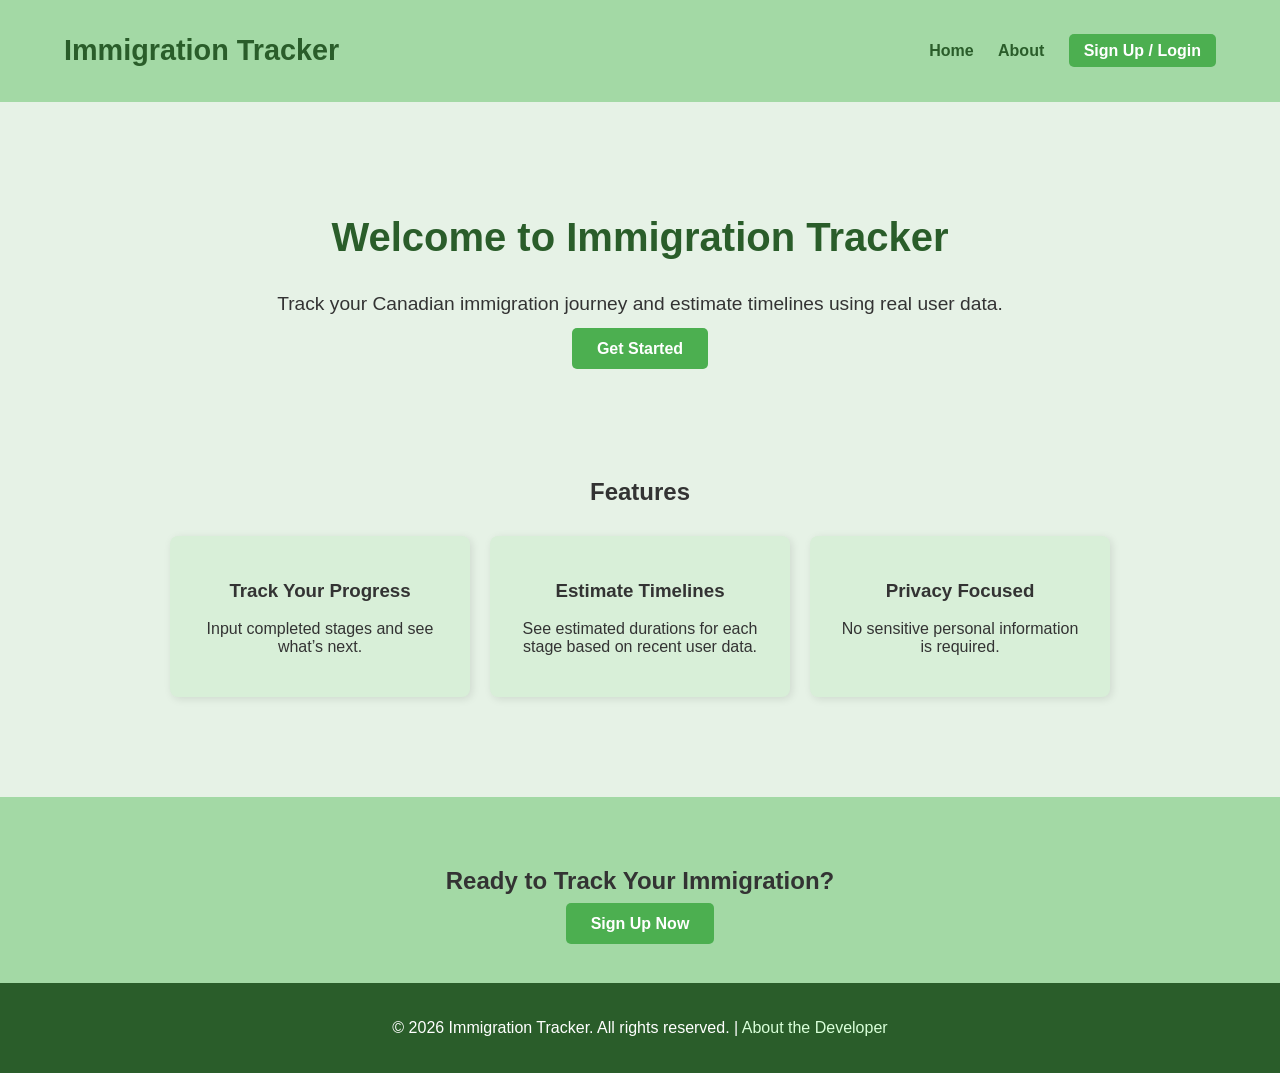
<file: index.html>
<!DOCTYPE html>
<html lang="en">
<head>
  <meta charset="UTF-8">
  <meta name="viewport" content="width=device-width, initial-scale=1.0">
  <title>Immigration Tracker</title>
  <link rel="stylesheet" href="style.css">
</head>
<body>
  <!-- Header / Navbar -->
  <header class="header">
    <div class="container">
      <h1 class="logo">Immigration Tracker</h1>
      <nav>
        <a href="index.html" class="nav-link">Home</a>
        <a href="about.html" class="nav-link">About</a>
        <a href="auth.html" class="nav-link btn-primary">Sign Up / Login</a> <!-- single auth button -->
      </nav>
    </div>
  </header>

  <!-- Hero Section -->
  <section class="hero">
    <div class="container">
      <h2>Welcome to Immigration Tracker</h2>
      <p>Track your Canadian immigration journey and estimate timelines using real user data.</p>
      <a href="auth.html" class="btn-primary">Get Started</a>
    </div>
  </section>

  <!-- Features Section -->
  <section class="features">
    <div class="container">
      <h2>Features</h2>
      <div class="feature-cards">
        <div class="card">
          <h3>Track Your Progress</h3>
          <p>Input completed stages and see what’s next.</p>
        </div>
        <div class="card">
          <h3>Estimate Timelines</h3>
          <p>See estimated durations for each stage based on recent user data.</p>
        </div>
        <div class="card">
          <h3>Privacy Focused</h3>
          <p>No sensitive personal information is required.</p>
        </div>
      </div>
    </div>
  </section>

  <!-- Call to Action -->
  <section class="cta">
    <div class="container">
      <h2>Ready to Track Your Immigration?</h2>
      <a href="auth.html" class="btn-primary">Sign Up Now</a>
    </div>
  </section>

  <!-- Footer -->
  <footer class="footer">
    <div class="container">
      <p>&copy; 2026 Immigration Tracker. All rights reserved. | 
         <a href="aboutdev.html" class="dev-link">About the Developer</a>
      </p>
    </div>
  </footer>
</body>
</html>
</file>
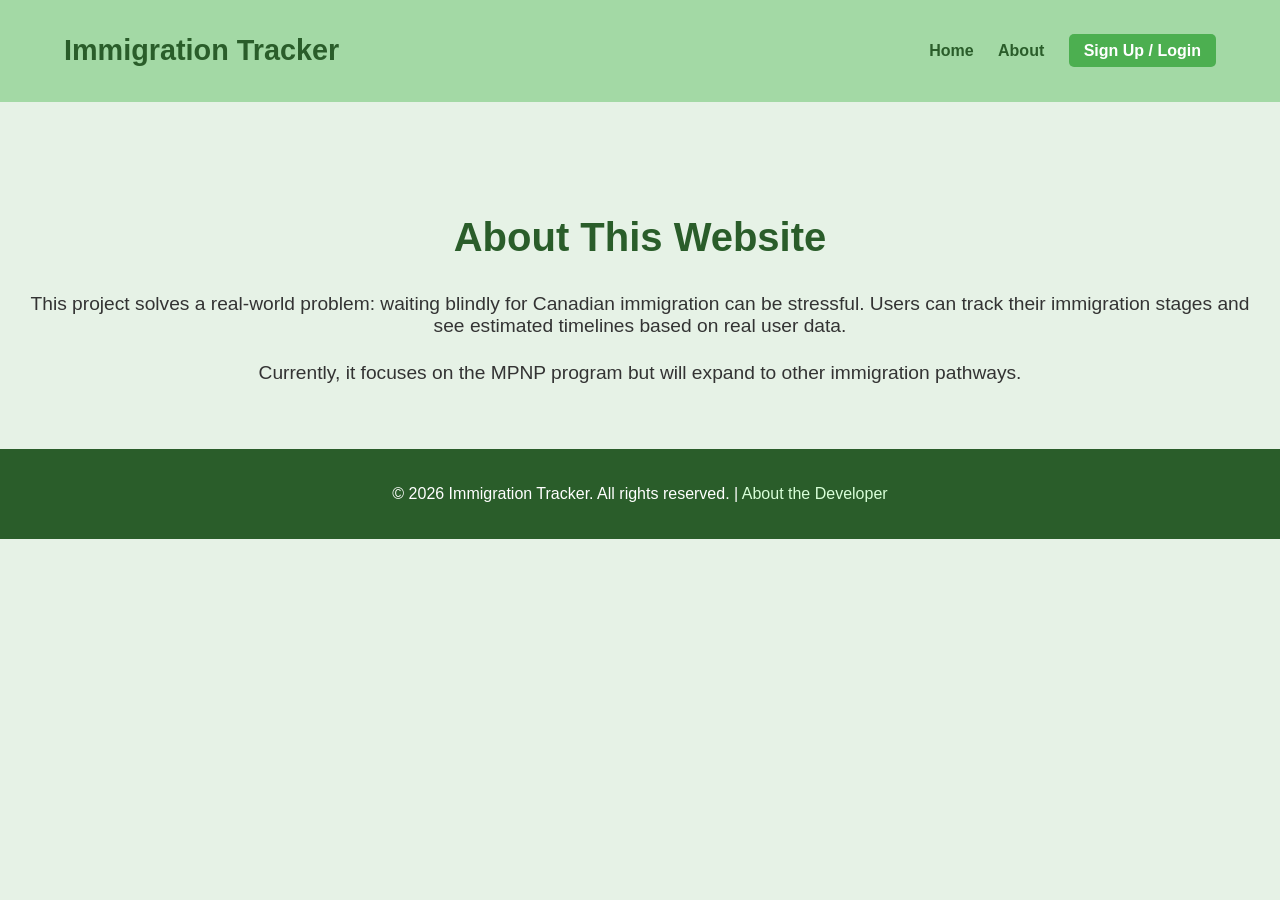
<file: about.html>
<!DOCTYPE html>
<html lang="en">
<head>
<meta charset="UTF-8">
<meta name="viewport" content="width=device-width, initial-scale=1.0">
<title>About Immigration Tracker</title>
<link rel="stylesheet" href="style.css">
</head>
<body>
<header class="header">
  <div class="container">
    <h1 class="logo">Immigration Tracker</h1>
    <nav>
      <a href="index.html" class="nav-link">Home</a>
      <a href="about.html" class="nav-link">About</a>
      <a href="auth.html" class="nav-link btn-primary">Sign Up / Login</a>
    </nav>
  </div>
</header>

<section class="hero">
  <div class="container">
    <h2>About This Website</h2>
    <p>This project solves a real-world problem: waiting blindly for Canadian immigration can be stressful. Users can track their immigration stages and see estimated timelines based on real user data.</p>
    <p>Currently, it focuses on the MPNP program but will expand to other immigration pathways.</p>
  </div>
</section>

<footer class="footer">
  <div class="container">
    <p>&copy; 2026 Immigration Tracker. All rights reserved. | 
       <a href="aboutdev.html" class="dev-link">About the Developer</a>
    </p>
  </div>
</footer>
</body>
</html>
</file>
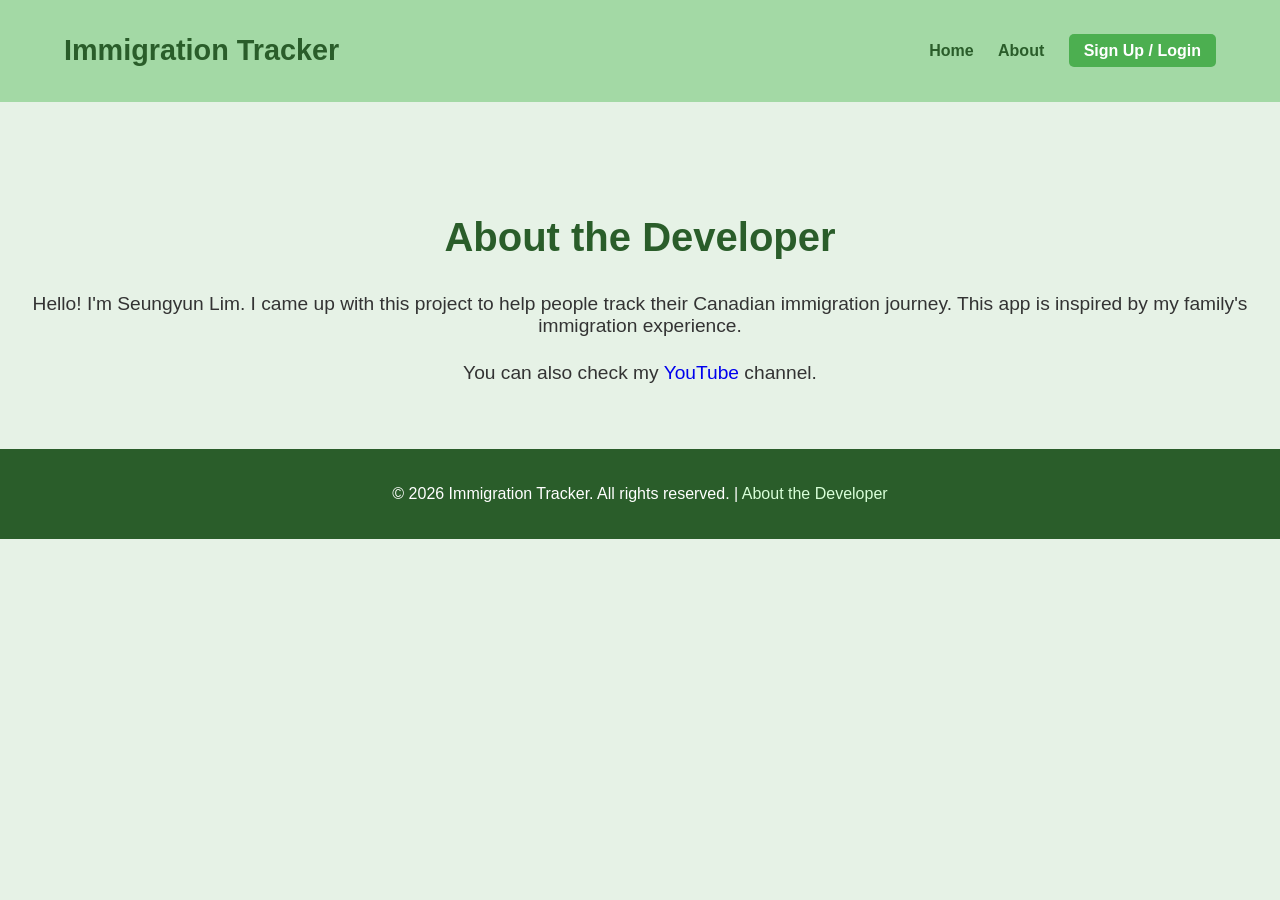
<file: aboutdev.html>
<!DOCTYPE html>
<html lang="en">
<head>
<meta charset="UTF-8">
<meta name="viewport" content="width=device-width, initial-scale=1.0">
<title>About the Developer</title>
<link rel="stylesheet" href="style.css">
</head>
<body>
<header class="header">
  <div class="container">
    <h1 class="logo">Immigration Tracker</h1>
    <nav>
      <a href="index.html" class="nav-link">Home</a>
      <a href="about.html" class="nav-link">About</a>
      <a href="auth.html" class="nav-link btn-primary">Sign Up / Login</a>
    </nav>
  </div>
</header>

<section class="hero">
  <div class="container">
    <h2>About the Developer</h2>
    <p>Hello! I'm Seungyun Lim. I came up with this project to help people track their Canadian immigration journey. This app is inspired by my family's immigration experience.</p>
    <p>You can also check my <a href="https://www.youtube.com/" target="_blank">YouTube</a> channel.</p>
  </div>
</section>

<footer class="footer">
  <div class="container">
    <p>&copy; 2026 Immigration Tracker. All rights reserved. | 
       <a href="aboutdev.html" class="dev-link">About the Developer</a>
    </p>
  </div>
</footer>
</body>
</html>
</file>
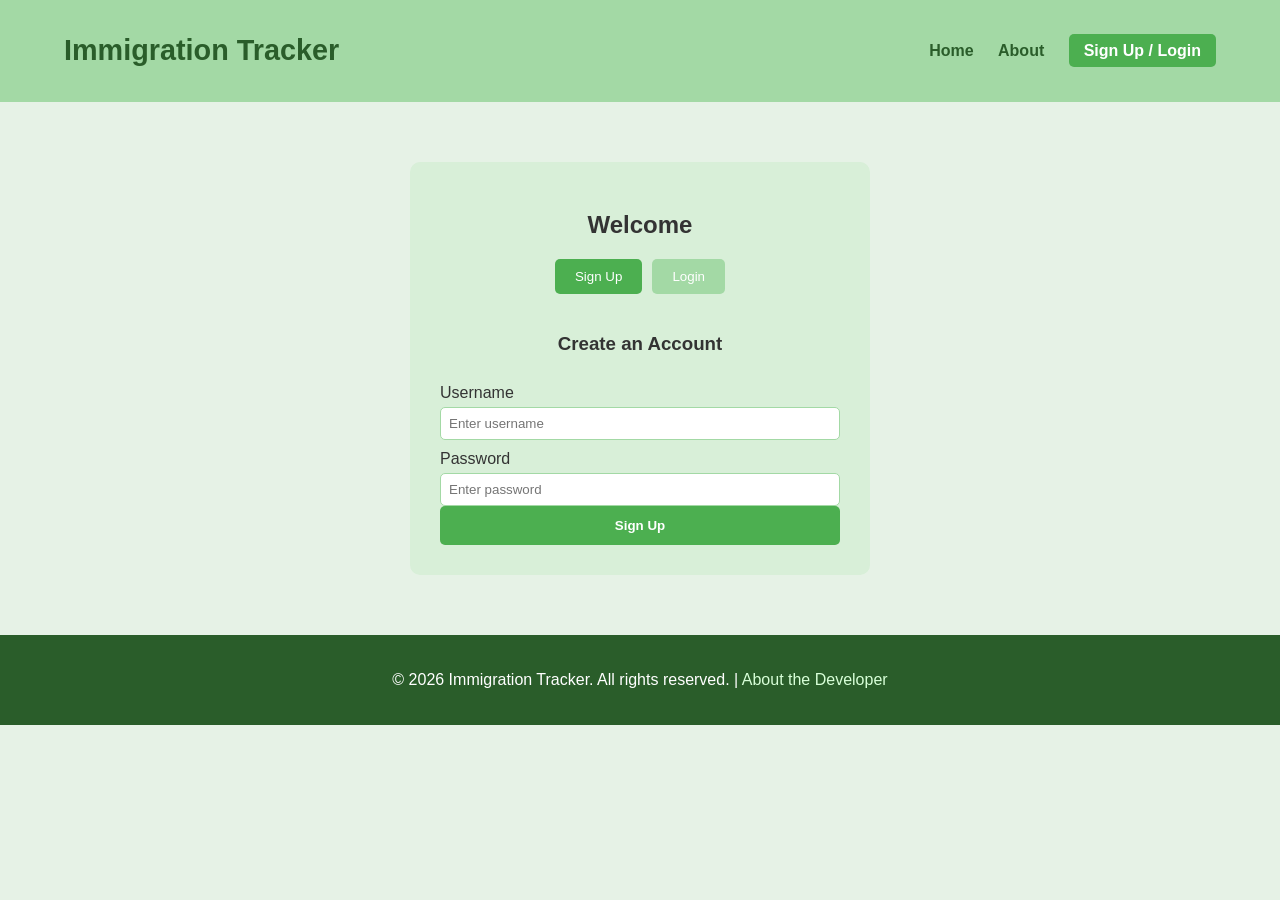
<file: auth.html>
<!DOCTYPE html>
<html lang="en">
<head>
  <meta charset="UTF-8">
  <meta name="viewport" content="width=device-width, initial-scale=1.0">
  <title>Sign Up / Login</title>
  <link rel="stylesheet" href="style.css">
</head>
<body>
  <!-- Header / Navbar -->
  <header class="header">
    <div class="container">
      <h1 class="logo">Immigration Tracker</h1>
      <nav>
        <a href="index.html" class="nav-link">Home</a>
        <a href="about.html" class="nav-link">About</a>
        <a href="auth.html" class="nav-link btn-primary">Sign Up / Login</a> <!-- single auth button -->
      </nav>
    </div>
  </header>

  <!-- Auth Section -->
  <section class="auth-section">
    <div class="container auth-container">
      <h2>Welcome</h2>
      <div class="tabs">
        <button id="signup-tab" class="tab-btn active">Sign Up</button>
        <button id="login-tab" class="tab-btn">Login</button>
      </div>

      <!-- Sign-Up Form -->
      <form id="signup-form" class="auth-form">
        <h3>Create an Account</h3>
        <label for="signup-username">Username</label>
        <input type="text" id="signup-username" placeholder="Enter username" required>

        <label for="signup-password">Password</label>
        <input type="password" id="signup-password" placeholder="Enter password" required>

        <button type="submit" class="btn-primary">Sign Up</button>
      </form>

      <!-- Login Form -->
      <form id="login-form" class="auth-form hidden">
        <h3>Login to Your Account</h3>
        <label for="login-username">Username</label>
        <input type="text" id="login-username" placeholder="Enter username" required>

        <label for="login-password">Password</label>
        <input type="password" id="login-password" placeholder="Enter password" required>

        <button type="submit" class="btn-primary">Login</button>
      </form>
    </div>
  </section>

  <!-- Footer -->
  <footer class="footer">
    <div class="container">
      <p>&copy; 2026 Immigration Tracker. All rights reserved. | 
         <a href="aboutdev.html" class="dev-link">About the Developer</a>
      </p>
    </div>
  </footer>

  <!-- JS for Tab Switching -->
  <script>
    const signupTab = document.getElementById('signup-tab');
    const loginTab = document.getElementById('login-tab');
    const signupForm = document.getElementById('signup-form');
    const loginForm = document.getElementById('login-form');

    signupTab.addEventListener('click', () => {
      signupTab.classList.add('active');
      loginTab.classList.remove('active');
      signupForm.classList.remove('hidden');
      loginForm.classList.add('hidden');
    });

    loginTab.addEventListener('click', () => {
      loginTab.classList.add('active');
      signupTab.classList.remove('active');
      loginForm.classList.remove('hidden');
      signupForm.classList.add('hidden');
    });
  </script>
</body>
</html>
</file>
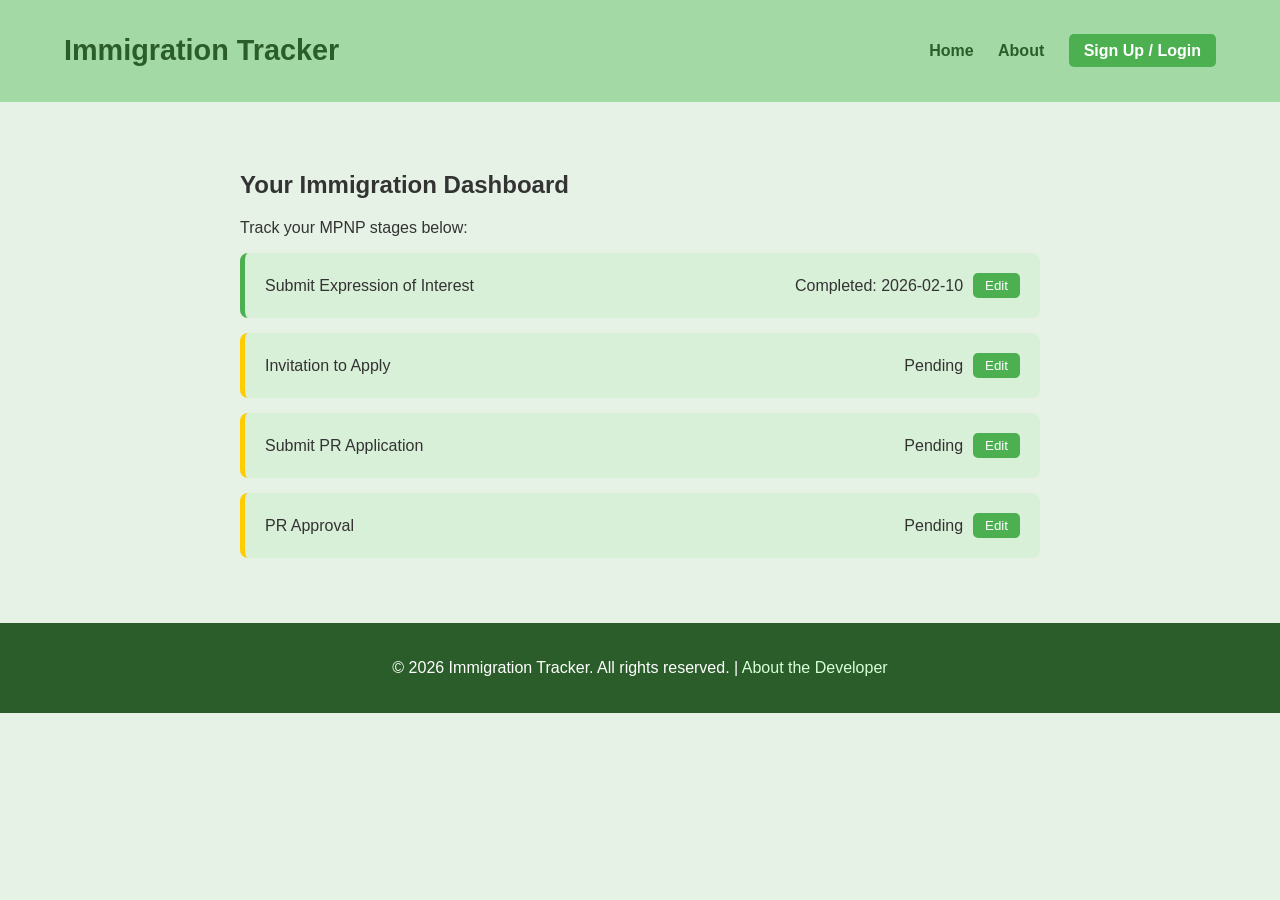
<file: dashboard.html>
<!DOCTYPE html>
<html lang="en">
<head>
<meta charset="UTF-8">
<meta name="viewport" content="width=device-width, initial-scale=1.0">
<title>Dashboard</title>
<link rel="stylesheet" href="style.css">
</head>
<body>
<header class="header">
  <div class="container">
    <h1 class="logo">Immigration Tracker</h1>
    <nav>
      <a href="index.html" class="nav-link">Home</a>
      <a href="about.html" class="nav-link">About</a>
      <a href="auth.html" class="nav-link btn-primary">Sign Up / Login</a>
    </nav>
  </div>
</header>

<section class="dashboard-container">
  <h2>Your Immigration Dashboard</h2>
  <p>Track your MPNP stages below:</p>

  <!-- Example stages -->
  <div class="stage-card completed">
    <span>Submit Expression of Interest</span>
    <span class="status">Completed: 2026-02-10</span>
    <button>Edit</button>
  </div>

  <div class="stage-card pending">
    <span>Invitation to Apply</span>
    <span class="status">Pending</span>
    <button>Edit</button>
  </div>

  <div class="stage-card pending">
    <span>Submit PR Application</span>
    <span class="status">Pending</span>
    <button>Edit</button>
  </div>

  <div class="stage-card pending">
    <span>PR Approval</span>
    <span class="status">Pending</span>
    <button>Edit</button>
  </div>
</section>

<footer class="footer">
  <div class="container">
    <p>&copy; 2026 Immigration Tracker. All rights reserved. | 
       <a href="aboutdev.html" class="dev-link">About the Developer</a>
    </p>
  </div>
</footer>
</body>
</html>
</file>
<file: style.css>
/* style.css */
body {
  font-family: 'Arial', sans-serif;
  margin: 0;
  padding: 0;
  background-color: #e6f2e6; /* pastel green background */
  color: #333;
}

a {
  text-decoration: none;
}

.header {
  background-color: #a3d9a5; /* darker green pastel */
  padding: 15px 0;
}

.header .container {
  display: flex;
  justify-content: space-between;
  align-items: center;
  width: 90%;
  margin: auto;
}

.logo {
  font-size: 1.8rem;
  font-weight: bold;
  color: #2a5d2a;
}

.nav-link {
  margin-left: 20px;
  color: #2a5d2a;
  font-weight: bold;
}

.nav-link.btn-primary {
  background-color: #4caf50;
  padding: 8px 15px;
  border-radius: 5px;
  color: white;
}

.nav-link.btn-primary:hover {
  background-color: #399439;
}

/* Hero Section */
.hero {
  text-align: center;
  padding: 80px 20px 40px 20px;
}

.hero h2 {
  font-size: 2.5rem;
  color: #2a5d2a;
}

.hero p {
  font-size: 1.2rem;
  margin: 15px 0 25px 0;
}

.btn-primary {
  background-color: #4caf50;
  padding: 12px 25px;
  border: none;
  border-radius: 5px;
  color: white;
  font-weight: bold;
  cursor: pointer;
}

.btn-primary:hover {
  background-color: #399439;
}

/* Features Section */
.features {
  padding: 60px 20px;
  text-align: center;
}

.feature-cards {
  display: flex;
  justify-content: center;
  flex-wrap: wrap;
  gap: 20px;
  margin-top: 30px;
}

.card {
  background-color: #d8efd8;
  padding: 25px;
  width: 250px;
  border-radius: 8px;
  box-shadow: 2px 2px 8px rgba(0,0,0,0.1);
}

/* CTA Section */
.cta {
  background-color: #a3d9a5;
  text-align: center;
  padding: 50px 20px;
  margin-top: 40px;
}

/* Footer */
.footer {
  background-color: #2a5d2a;
  color: white;
  padding: 20px 0;
  text-align: center;
}

.footer a {
  color: #d8ffd8;
}

/* Auth Page */
.auth-section {
  padding: 60px 20px;
  text-align: center;
}

.auth-container {
  max-width: 400px;
  margin: auto;
  background-color: #d8efd8;
  padding: 30px;
  border-radius: 10px;
}

.auth-form {
  display: flex;
  flex-direction: column;
  margin-top: 20px;
}

.auth-form label {
  margin-top: 10px;
  text-align: left;
}

.auth-form input {
  padding: 8px;
  margin-top: 5px;
  border-radius: 5px;
  border: 1px solid #a3d9a5;
}

.auth-form.hidden {
  display: none;
}

.tabs {
  display: flex;
  justify-content: center;
  gap: 10px;
}

.tab-btn {
  padding: 10px 20px;
  background-color: #a3d9a5;
  border: none;
  border-radius: 5px;
  cursor: pointer;
  color: white;
}

.tab-btn.active {
  background-color: #4caf50;
}

/* Dashboard */
.dashboard-container {
  max-width: 800px;
  margin: auto;
  padding: 50px 20px;
}

.stage-card {
  background-color: #d8efd8;
  padding: 20px;
  border-radius: 8px;
  margin-bottom: 15px;
  display: flex;
  justify-content: space-between; /* ensures items spread to edges */
  align-items: center;
}

.stage-card.completed {
  border-left: 5px solid #4caf50;
}

.stage-card.pending {
  border-left: 5px solid #ffcc00;
}

.stage-card span {
  flex: 1; /* take equal space */
}

.stage-card {
  background-color: #d8efd8;
  padding: 20px;
  border-radius: 8px;
  margin-bottom: 15px;
  display: flex;
  justify-content: space-between;
  align-items: center;
  flex-wrap: nowrap; /* prevent wrapping of items */
}

.stage-card span {
  flex: 1; /* take available space */
}

.stage-card .status {
  flex: 0 0 250px; /* increase width to fit Completed + date */
  text-align: right;
  white-space: nowrap; /* prevent line break */
  margin-right: 10px; /* spacing before button */
}

.stage-card button {
  background-color: #4caf50;
  border: none;
  color: white;
  padding: 5px 12px;
  border-radius: 5px;
  cursor: pointer;
}

.stage-card button:hover {
  background-color: #399439;
}
</file>
